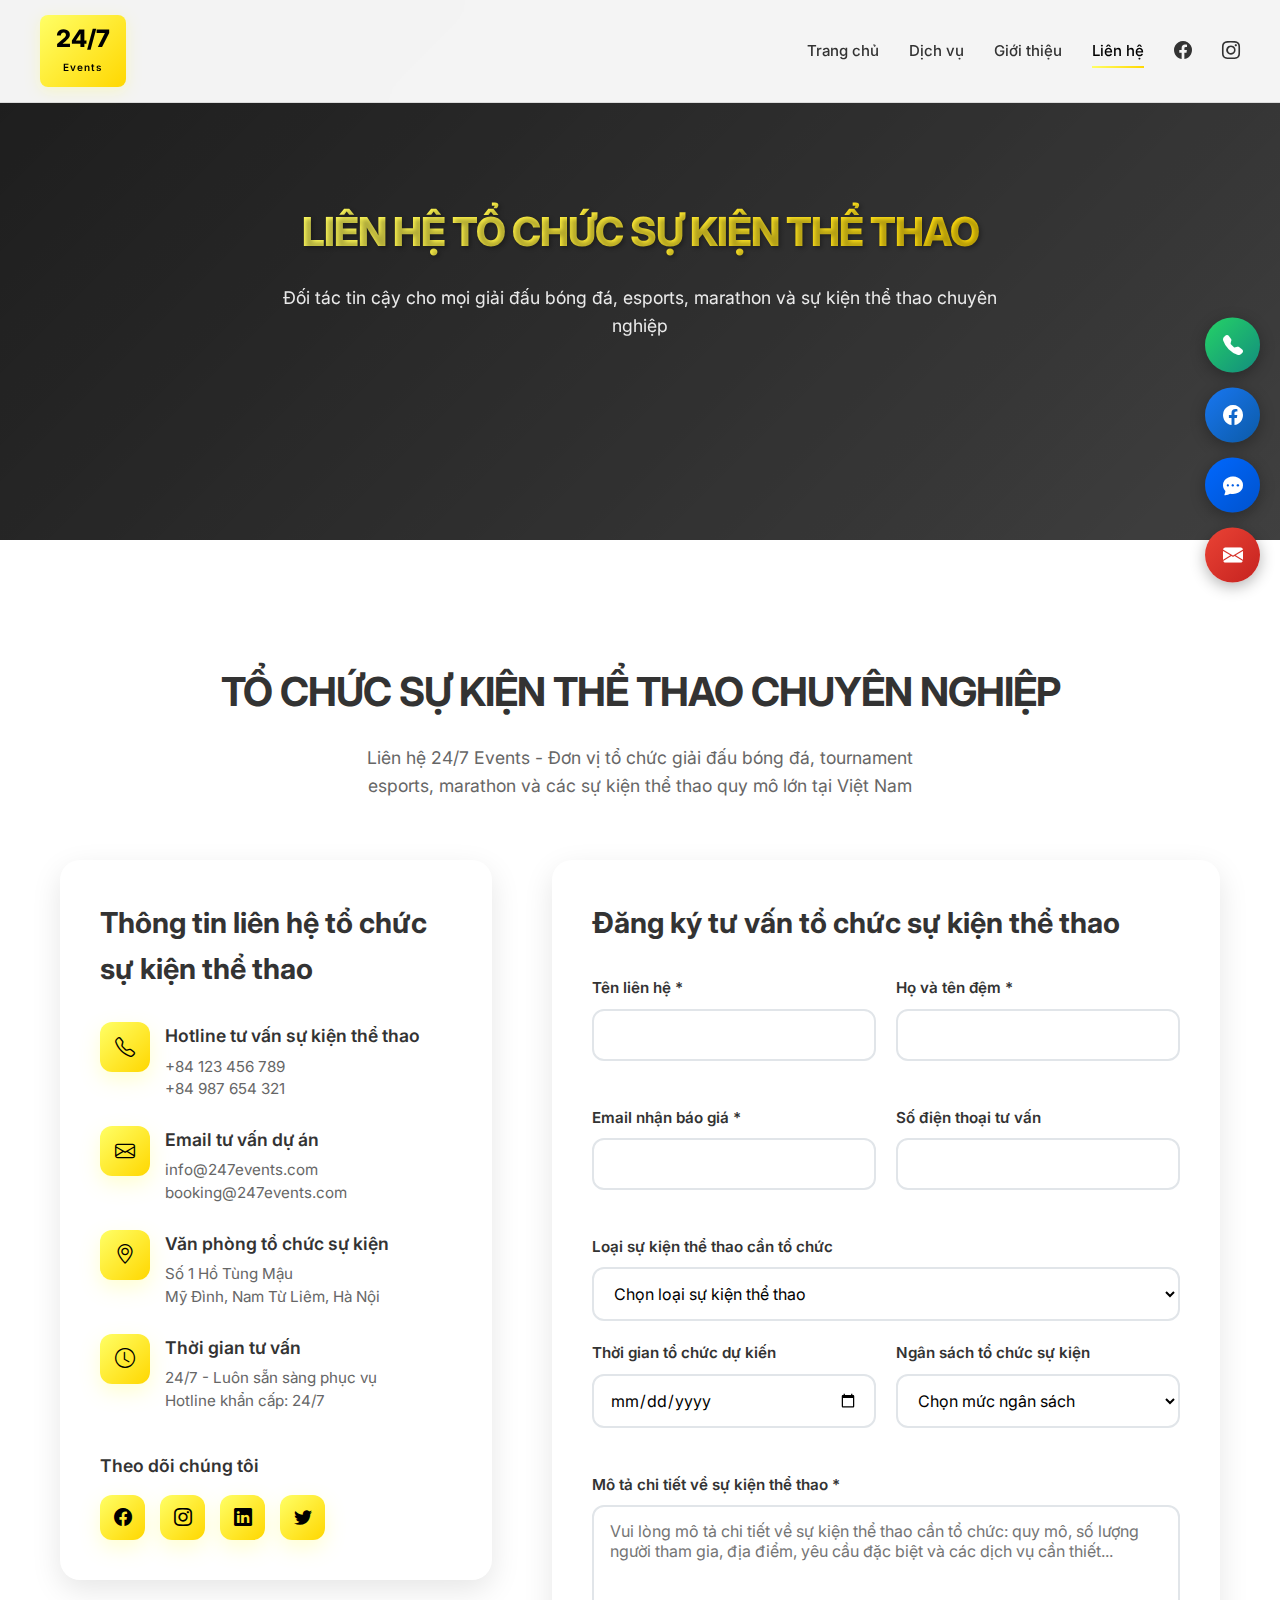
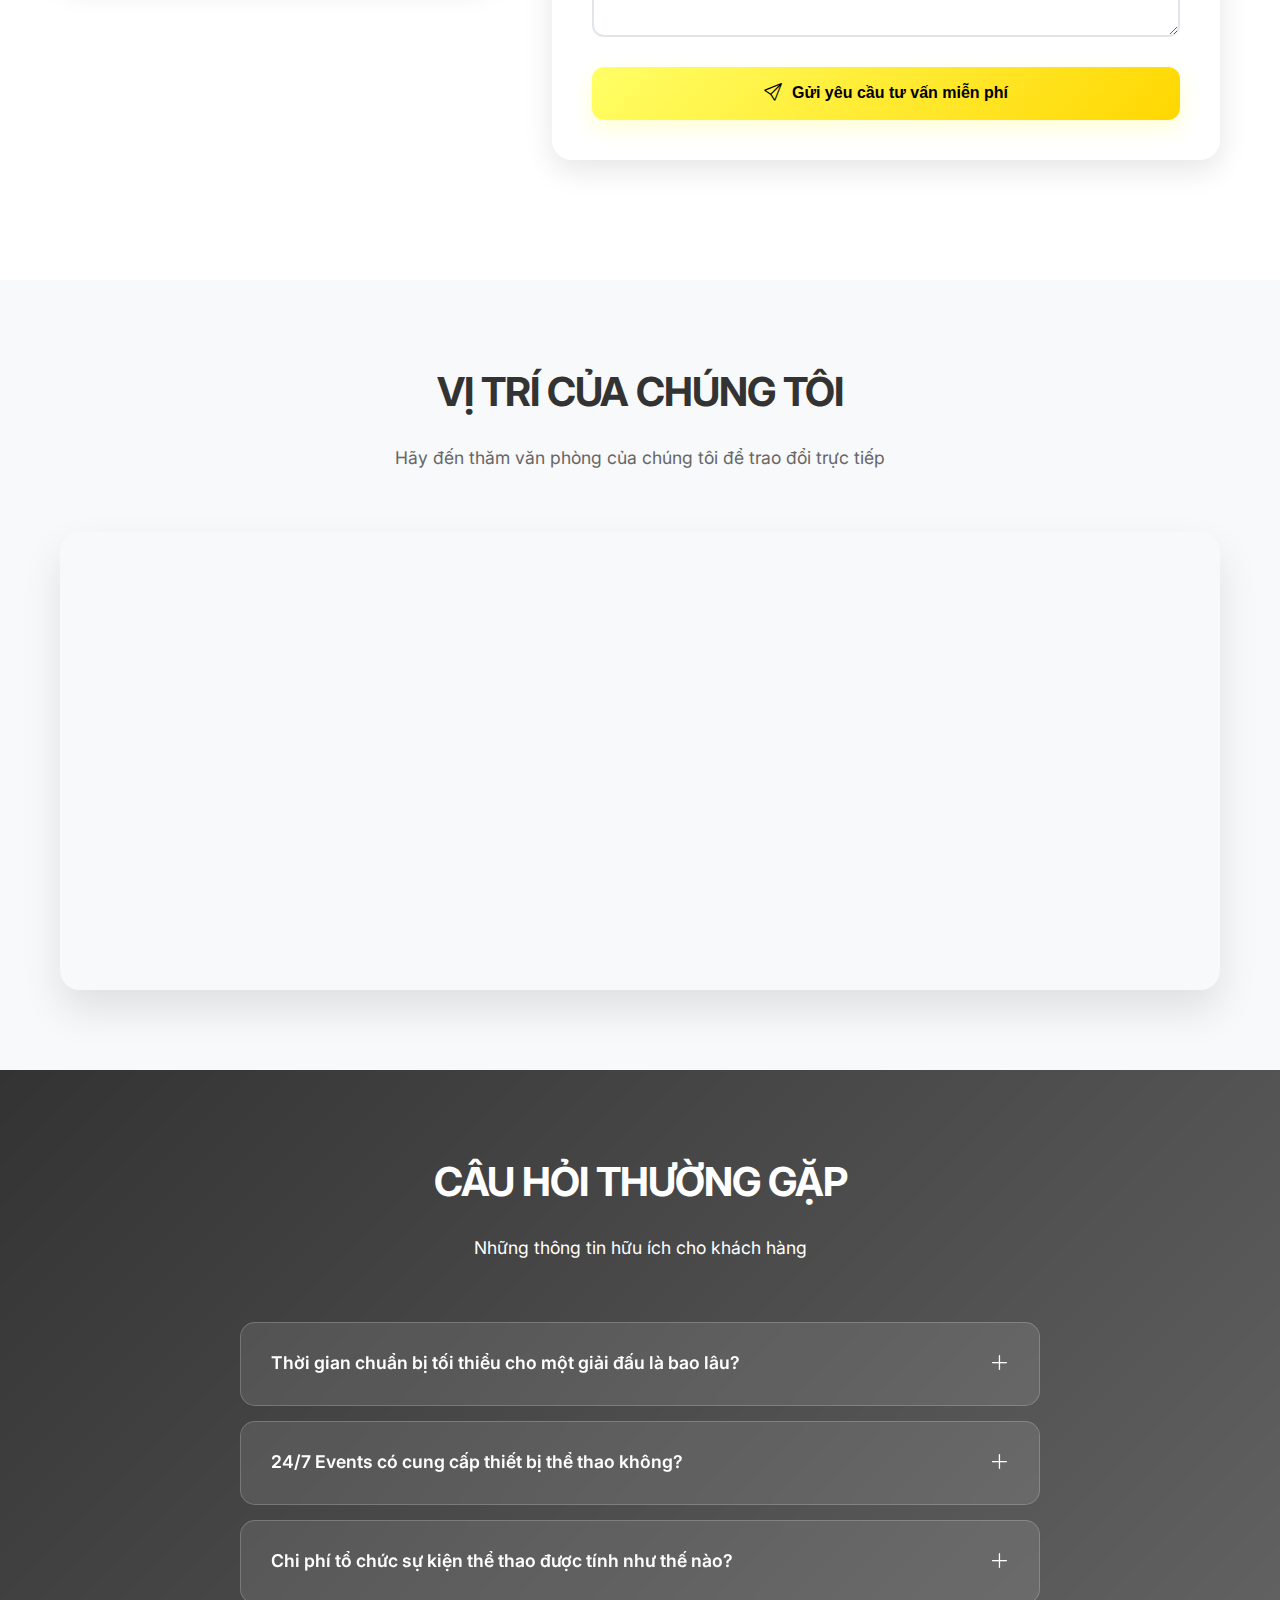
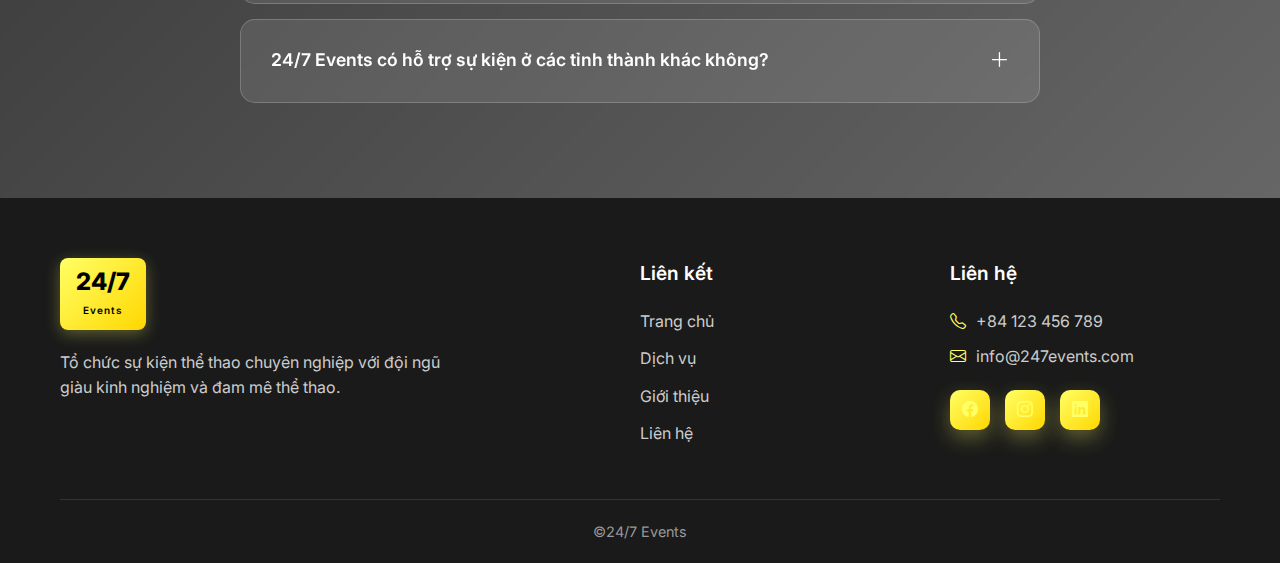
<file: lienhe.html>
<!DOCTYPE html>
<html lang="vi">
<head>
  <meta charset="UTF-8" />
  <meta name="viewport" content="width=device-width, initial-scale=1.0"/>
  <title>Liên hệ tổ chức sự kiện thể thao | 24/7 Events - Hotline: 0123456789</title>
  <meta name="description" content="Liên hệ 24/7 Events - Công ty tổ chức sự kiện thể thao, giải đấu bóng đá, tournament esports, marathon chuyên nghiệp tại Việt Nam. Tư vấn miễn phí 24/7." />
  <meta name="keywords" content="tổ chức sự kiện thể thao, giải đấu bóng đá, tournament esports, marathon, event thể thao, tổ chức giải đấu, sự kiện thể thao chuyên nghiệp, team building thể thao, liên hệ 24/7 events" />
  <meta name="author" content="24/7 Events" />
  <meta name="robots" content="index, follow" />
  <meta property="og:title" content="Liên hệ tổ chức sự kiện thể thao | 24/7 Events" />
  <meta property="og:description" content="Liên hệ 24/7 Events - Đơn vị tổ chức sự kiện thể thao hàng đầu Việt Nam. Chuyên tổ chức giải đấu bóng đá, esports, marathon với hơn 10 năm kinh nghiệm." />
  <meta property="og:type" content="website" />
  <meta property="og:url" content="https://247events.com/lienhe.html" />
  <meta property="og:image" content="https://247events.com/images/contact-og.jpg" />
  <meta name="twitter:card" content="summary_large_image" />
  <meta name="twitter:title" content="Liên hệ tổ chức sự kiện thể thao | 24/7 Events" />
  <meta name="twitter:description" content="Liên hệ 24/7 Events - Tổ chức sự kiện thể thao chuyên nghiệp với đội ngũ giàu kinh nghiệm" />
  <link rel="canonical" href="https://247events.com/lienhe.html" />
  <link rel="stylesheet" href="./lienhe.css" />
  <link rel="stylesheet" href="https://cdn.jsdelivr.net/npm/bootstrap-icons@1.11.3/font/bootstrap-icons.css">
  <link href="https://fonts.googleapis.com/css2?family=Inter:wght@300;400;500;600;700;800&display=swap" rel="stylesheet">
  <script type="application/ld+json">
  {
    "@context": "https://schema.org",
    "@type": "ContactPage",
    "name": "Liên hệ 24/7 Events",
    "description": "Trang liên hệ của 24/7 Events - Công ty tổ chức sự kiện thể thao chuyên nghiệp",
    "url": "https://247events.com/lienhe.html",
    "mainEntity": {
      "@type": "Organization",
      "name": "24/7 Events",
      "description": "Công ty tổ chức sự kiện thể thao chuyên nghiệp",
      "telephone": "+84123456789",
      "email": "info@247events.com",
      "address": {
        "@type": "PostalAddress",
        "streetAddress": "Số 1 Hồ Tùng Mậu",
        "addressLocality": "Mỹ Đình",
        "addressRegion": "Nam Từ Liêm",
        "addressCountry": "Việt Nam"
      }
    }
  }
  </script>
</head>
<body>

  <header class="navbar">
    <div class="logo">24/7<br><span>Events</span></div>
    <nav class="nav-links">
      <a href="index.html">Trang chủ</a>
      <a href="dichvu.html">Dịch vụ</a>
      <a href="gioithieu.html">Giới thiệu</a>
      <a href="lienhe.html" class="active">Liên hệ</a>
      <a href="#" class="social-link"><i class="bi bi-facebook"></i></a>
      <a href="#" class="social-link"><i class="bi bi-instagram"></i></a>
    </nav>
  </header>

  <!-- Hero Section for Contact -->
  <section class="hero-contact">
    <div class="hero-overlay"></div>
    <div class="hero-content">
      <h1 class="hero-title">LIÊN HỆ TỔ CHỨC SỰ KIỆN THỂ THAO</h1>
      <p class="hero-subtitle">Đối tác tin cậy cho mọi giải đấu bóng đá, esports, marathon và sự kiện thể thao chuyên nghiệp</p>
    </div>
  </section>

  <section class="contact-section">
    <div class="container">
      <div class="section-header">
        <h2 class="section-title">TỔ CHỨC SỰ KIỆN THỂ THAO CHUYÊN NGHIỆP</h2>
        <p class="section-subtitle">Liên hệ 24/7 Events - Đơn vị tổ chức giải đấu bóng đá, tournament esports, marathon và các sự kiện thể thao quy mô lớn tại Việt Nam</p>
      </div>

      <div class="contact-container">
        <div class="contact-info">
          <h3>Thông tin liên hệ tổ chức sự kiện thể thao</h3>
          <div class="info-grid">
            <div class="info-item">
              <div class="info-icon">
                <i class="bi bi-telephone"></i>
              </div>
              <div class="info-content">
                <h4>Hotline tư vấn sự kiện thể thao</h4>
                <p>+84 123 456 789</p>
                <p>+84 987 654 321</p>
              </div>
            </div>
            
            <div class="info-item">
              <div class="info-icon">
                <i class="bi bi-envelope"></i>
              </div>
              <div class="info-content">
                <h4>Email tư vấn dự án</h4>
                <p>info@247events.com</p>
                <p>booking@247events.com</p>
              </div>
            </div>
            
            <div class="info-item">
              <div class="info-icon">
                <i class="bi bi-geo-alt"></i>
              </div>
              <div class="info-content">
                <h4>Văn phòng tổ chức sự kiện</h4>
                <p>Số 1 Hồ Tùng Mậu</p>
                <p>Mỹ Đình, Nam Từ Liêm, Hà Nội</p>
              </div>
            </div>
            
            <div class="info-item">
              <div class="info-icon">
                <i class="bi bi-clock"></i>
              </div>
              <div class="info-content">
                <h4>Thời gian tư vấn</h4>
                <p>24/7 - Luôn sẵn sàng phục vụ</p>
                <p>Hotline khẩn cấp: 24/7</p>
              </div>
            </div>
          </div>

          <div class="social-section">
            <h4>Theo dõi chúng tôi</h4>
            <div class="social-links">
              <a href="#"><i class="bi bi-facebook"></i></a>
              <a href="#"><i class="bi bi-instagram"></i></a>
              <a href="#"><i class="bi bi-linkedin"></i></a>
              <a href="#"><i class="bi bi-twitter"></i></a>
            </div>
          </div>
        </div>

        <div class="contact-form">
          <h3>Đăng ký tư vấn tổ chức sự kiện thể thao</h3>
          <form class="form">
            <div class="form-row">
              <div class="form-group">
                <label for="firstName">Tên liên hệ *</label>
                <input type="text" id="firstName" name="firstName" required />
              </div>
              <div class="form-group">
                <label for="lastName">Họ và tên đệm *</label>
                <input type="text" id="lastName" name="lastName" required />
              </div>
            </div>
            
            <div class="form-row">
              <div class="form-group">
                <label for="email">Email nhận báo giá *</label>
                <input type="email" id="email" name="email" required />
              </div>
              <div class="form-group">
                <label for="phone">Số điện thoại tư vấn</label>
                <input type="tel" id="phone" name="phone" />
              </div>
            </div>
            
            <div class="form-group">
              <label for="eventType">Loại sự kiện thể thao cần tổ chức</label>
              <select id="eventType" name="eventType">
                <option value="">Chọn loại sự kiện thể thao</option>
                <option value="football">Tổ chức giải đấu bóng đá</option>
                <option value="basketball">Tổ chức giải đấu bóng rổ</option>
                <option value="esports">Tổ chức tournament esports</option>
                <option value="marathon">Tổ chức sự kiện chạy bộ/marathon</option>
                <option value="teambuilding">Team building thể thao</option>
                <option value="other">Sự kiện thể thao khác</option>
              </select>
            </div>
            
            <div class="form-row">
              <div class="form-group">
                <label for="eventDate">Thời gian tổ chức dự kiến</label>
                <input type="date" id="eventDate" name="eventDate" />
              </div>
              <div class="form-group">
                <label for="budget">Ngân sách tổ chức sự kiện</label>
                <select id="budget" name="budget">
                  <option value="">Chọn mức ngân sách</option>
                  <option value="under-50m">Dưới 50 triệu đồng</option>
                  <option value="50-100m">50 - 100 triệu đồng</option>
                  <option value="100-200m">100 - 200 triệu đồng</option>
                  <option value="over-200m">Trên 200 triệu đồng</option>
                </select>
              </div>
            </div>
            
            <div class="form-group">
              <label for="message">Mô tả chi tiết về sự kiện thể thao *</label>
              <textarea id="message" name="message" rows="5" placeholder="Vui lòng mô tả chi tiết về sự kiện thể thao cần tổ chức: quy mô, số lượng người tham gia, địa điểm, yêu cầu đặc biệt và các dịch vụ cần thiết..." required></textarea>
            </div>
            
            <button type="submit" class="btn primary">
              <i class="bi bi-send"></i>
              Gửi yêu cầu tư vấn miễn phí
            </button>
          </form>
        </div>
      </div>
    </div>
  </section>

  <!-- Map Section -->
  <section class="map-section">
    <div class="container">
      <div class="section-header">
        <h2 class="section-title">VỊ TRÍ CỦA CHÚNG TÔI</h2>
        <p class="section-subtitle">Hãy đến thăm văn phòng của chúng tôi để trao đổi trực tiếp</p>
      </div>
      <div class="map-container">
        <iframe 
          src="https://www.google.com/maps/embed?pb=!1m18!1m12!1m3!1d3723.899248974278!2d105.77074027517832!3d21.036237387469073!2m3!1f0!2f0!3f0!3m2!1i1024!2i768!4f13.1!3m3!1m2!1s0x313455d1737e5b2f%3A0x9a5ed22b81a57f5!2zMSBIw7MgVMO5bmcgTmfhuq10LCBN4bu5IMSQw7RuZyBUw6JuLCBUw6J5IEjhu5MgTuG7mWksIEjDoCBO4buZaQ!5e0!3m2!1svi!2s!4v1720354587654!5m2!1svi!2s" 
          width="100%" 
          height="450" 
          style="border:0;" 
          allowfullscreen="" 
          loading="lazy">
        </iframe>
      </div>
    </div>
  </section>

  <!-- FAQ Section -->
  <section class="faq-section">
    <div class="container">
      <div class="section-header">
        <h2 class="section-title">CÂU HỎI THƯỜNG GẶP</h2>
        <p class="section-subtitle">Những thông tin hữu ích cho khách hàng</p>
      </div>
      <div class="faq-container">
        <div class="faq-item">
          <div class="faq-question">
            <h4>Thời gian chuẩn bị tối thiểu cho một giải đấu là bao lâu?</h4>
            <i class="bi bi-plus-lg"></i>
          </div>
          <div class="faq-answer">
            <p>Tùy thuộc vào quy mô giải đấu, chúng tôi khuyến nghị thời gian chuẩn bị tối thiểu là 2-4 tuần cho giải đấu nhỏ và 2-3 tháng cho giải đấu lớn.</p>
          </div>
        </div>
        
        <div class="faq-item">
          <div class="faq-question">
            <h4>24/7 Events có cung cấp thiết bị thể thao không?</h4>
            <i class="bi bi-plus-lg"></i>
          </div>
          <div class="faq-answer">
            <p>Có, chúng tôi cung cấp đầy đủ thiết bị thể thao và hệ thống kỹ thuật chuyên nghiệp cho các loại giải đấu khác nhau.</p>
          </div>
        </div>
        
        <div class="faq-item">
          <div class="faq-question">
            <h4>Chi phí tổ chức sự kiện thể thao được tính như thế nào?</h4>
            <i class="bi bi-plus-lg"></i>
          </div>
          <div class="faq-answer">
            <p>Chi phí được tính dựa trên quy mô giải đấu, loại môn thể thao, sân bãi, số lượng vận động viên và các dịch vụ đi kèm. Chúng tôi sẽ báo giá chi tiết sau khi tham vấn.</p>
          </div>
        </div>
        
        <div class="faq-item">
          <div class="faq-question">
            <h4>24/7 Events có hỗ trợ sự kiện ở các tỉnh thành khác không?</h4>
            <i class="bi bi-plus-lg"></i>
          </div>
          <div class="faq-answer">
            <p>Có, chúng tôi hỗ trợ tổ chức sự kiện thể thao trên toàn quốc với đội ngũ và đối tác địa phương tại các tỉnh thành lớn.</p>
          </div>
        </div>
      </div>
    </div>
  </section>

  <!-- Floating Contact Icons -->
  <div class="floating-contact">
    <div class="contact-item">
      <a href="tel:+84123456789" class="contact-link phone">
        <i class="bi bi-telephone-fill"></i>
        <span class="contact-tooltip">Gọi điện</span>
      </a>
    </div>
    <div class="contact-item">
      <a href="https://www.facebook.com/247events" target="_blank" class="contact-link facebook">
        <i class="bi bi-facebook"></i>
        <span class="contact-tooltip">Facebook</span>
      </a>
    </div>
    <div class="contact-item">
      <a href="https://zalo.me/0123456789" target="_blank" class="contact-link zalo">
        <i class="bi bi-chat-dots-fill"></i>
        <span class="contact-tooltip">Zalo</span>
      </a>
    </div>
    <div class="contact-item">
      <a href="mailto:info@247events.com" class="contact-link email">
        <i class="bi bi-envelope-fill"></i>
        <span class="contact-tooltip">Email</span>
      </a>
    </div>
  </div>

  <footer class="footer">
    <div class="container">
      <div class="footer-content">
        <div class="footer-info">
          <div class="logo">24/7<br><span>Events</span></div>
          <p>Tổ chức sự kiện thể thao chuyên nghiệp với đội ngũ giàu kinh nghiệm và đam mê thể thao.</p>
        </div>
        <div class="footer-links">
          <h4>Liên kết</h4>
          <ul>
            <li><a href="index.html">Trang chủ</a></li>
            <li><a href="dichvu.html">Dịch vụ</a></li>
            <li><a href="gioithieu.html">Giới thiệu</a></li>
            <li><a href="lienhe.html">Liên hệ</a></li>
          </ul>
        </div>
        <div class="footer-contact">
          <h4>Liên hệ</h4>
          <p><i class="bi bi-telephone"></i> +84 123 456 789</p>
          <p><i class="bi bi-envelope"></i> info@247events.com</p>
          <div class="social-links">
            <a href="#"><i class="bi bi-facebook"></i></a>
            <a href="#"><i class="bi bi-instagram"></i></a>
            <a href="#"><i class="bi bi-linkedin"></i></a>
          </div>
        </div>
      </div>
      <div class="footer-bottom">
        <p>©24/7 Events</p>
      </div>
    </div>
  </footer>

  <script src="lienhe.js"></script>
</body>
</html>
</file>
<file: lienhe.css>
* {
  box-sizing: border-box;
  margin: 0;
  padding: 0;
}

body, html {
  font-family: 'Inter', -apple-system, BlinkMacSystemFont, 'Segoe UI', Roboto, sans-serif;
  line-height: 1.6;
  color: #333;
  overflow-x: hidden;
}

.container {
  max-width: 1200px;
  margin: 0 auto;
  padding: 0 20px;
}

/* Navbar */
.navbar {
  position: fixed;
  top: 0;
  left: 0;
  right: 0;
  z-index: 1000;
  display: flex;
  justify-content: space-between;
  align-items: center;
  background: rgba(255, 255, 255, 0.95);
  backdrop-filter: blur(20px);
  padding: 15px 40px;
  border-bottom: 1px solid rgba(0, 0, 0, 0.1);
  transition: all 0.3s ease;
}

.logo {
  background: linear-gradient(135deg, #ffff66, #ffd700);
  color: #000;
  font-size: 24px;
  font-weight: 800;
  padding: 12px 16px;
  line-height: 1;
  text-align: center;
  border-radius: 8px;
  box-shadow: 0 4px 15px rgba(255, 255, 102, 0.3);
  transition: transform 0.3s ease;
}

.logo:hover {
  transform: translateY(-2px);
}

.logo span {
  font-size: 10px;
  font-weight: 600;
  letter-spacing: 1px;
}

.nav-links {
  display: flex;
  align-items: center;
  gap: 30px;
}

.nav-links a {
  color: #333;
  text-decoration: none;
  font-size: 15px;
  font-weight: 500;
  transition: all 0.3s ease;
  position: relative;
}

.nav-links a:hover,
.nav-links a.active {
  color: #000;
}

.nav-links a::after {
  content: '';
  position: absolute;
  bottom: -5px;
  left: 0;
  width: 0;
  height: 2px;
  background: linear-gradient(135deg, #ffff66, #ffd700);
  transition: width 0.3s ease;
}

.nav-links a:hover::after,
.nav-links a.active::after {
  width: 100%;
}

.social-link i {
  font-size: 18px;
  transition: transform 0.3s ease;
}

.social-link:hover i {
  transform: translateY(-2px);
}

/* Hero Section */
.hero-contact {
  position: relative;
  height: 60vh;
  background: linear-gradient(135deg, rgba(0, 0, 0, 0.6), rgba(0, 0, 0, 0.4)), 
              url('https://images.unsplash.com/photo-1571019613454-1cb2f99b2d8b?ixlib=rb-4.0.3&ixid=M3wxMjA3fDB8MHxwaG90by1wYWdlfHx8fGVufDB8fHx8fA%3D%3D&auto=format&fit=crop&w=2070&q=80') center/cover;
  display: flex;
  align-items: center;
  justify-content: center;
  text-align: center;
  color: white;
  overflow: hidden;
}

.hero-contact::before {
  content: '';
  position: absolute;
  top: 0;
  left: 0;
  right: 0;
  bottom: 0;
  background: rgba(0, 0, 0, 0.3);
  z-index: 1;
}

.hero-overlay {
  position: absolute;
  top: 0;
  left: 0;
  width: 100%;
  height: 100%;
  background: linear-gradient(135deg, rgba(0, 0, 0, 0.6), rgba(0, 0, 0, 0.4));
  z-index: 2;
}

.hero-content {
  position: relative;
  z-index: 3;
  max-width: 800px;
  margin: 0 auto;
  padding: 0 20px;
}

.hero-title {
  font-size: 2.5rem;
  font-weight: 800;
  margin-bottom: 20px;
  letter-spacing: -1px;
  text-shadow: 2px 2px 4px rgba(0, 0, 0, 0.3);
  background: linear-gradient(135deg, #ffff66, #ffd700);
  -webkit-background-clip: text;
  -webkit-text-fill-color: transparent;
  background-clip: text;
}

.hero-subtitle {
  font-size: 1.1rem;
  font-weight: 400;
  opacity: 0.9;
  line-height: 1.6;
}

/* Contact Section */
.contact-section {
  padding: 120px 0;
  background: #fff;
}

.section-header {
  text-align: center;
  margin-bottom: 60px;
}

.section-title {
  font-size: 2.5rem;
  font-weight: 700;
  color: #333;
  margin-bottom: 20px;
  letter-spacing: -1px;
}

.section-subtitle {
  font-size: 1.1rem;
  color: #666;
  max-width: 600px;
  margin: 0 auto;
  line-height: 1.6;
}

.contact-container {
  display: grid;
  grid-template-columns: 1fr 1fr;
  gap: 60px;
  align-items: start;
}

/* Contact Info */
.contact-info {
  background: white;
  border-radius: 20px;
  padding: 40px;
  box-shadow: 0 10px 30px rgba(0, 0, 0, 0.1);
  transition: transform 0.3s ease, box-shadow 0.3s ease;
}

.contact-info:hover {
  transform: translateY(-5px);
  box-shadow: 0 20px 40px rgba(0, 0, 0, 0.15);
}

.contact-info h3 {
  font-size: 1.8rem;
  font-weight: 700;
  margin-bottom: 30px;
  color: #333;
}

.info-grid {
  display: grid;
  gap: 25px;
  margin-bottom: 40px;
}

.info-item {
  display: flex;
  align-items: flex-start;
  gap: 15px;
}

.info-icon {
  background: linear-gradient(135deg, #ffff66, #ffd700);
  color: #000;
  width: 50px;
  height: 50px;
  border-radius: 12px;
  display: flex;
  align-items: center;
  justify-content: center;
  font-size: 20px;
  flex-shrink: 0;
  box-shadow: 0 8px 20px rgba(255, 255, 102, 0.3);
}

.info-content h4 {
  font-size: 1.1rem;
  font-weight: 600;
  color: #333;
  margin-bottom: 5px;
}

.info-content p {
  color: #666;
  font-size: 0.95rem;
  line-height: 1.5;
}

.social-section h4 {
  font-size: 1.1rem;
  font-weight: 600;
  color: #333;
  margin-bottom: 15px;
}

.social-links {
  display: flex;
  gap: 15px;
}

.social-links a {
  background: linear-gradient(135deg, #ffff66, #ffd700);
  color: #000;
  width: 45px;
  height: 45px;
  border-radius: 12px;
  display: flex;
  align-items: center;
  justify-content: center;
  font-size: 18px;
  transition: all 0.3s ease;
  box-shadow: 0 8px 20px rgba(255, 255, 102, 0.3);
}

.social-links a:hover {
  transform: translateY(-3px);
  box-shadow: 0 12px 30px rgba(255, 255, 102, 0.4);
}

/* Contact Form */
.contact-form {
  background: white;
  border-radius: 20px;
  padding: 40px;
  box-shadow: 0 10px 30px rgba(0, 0, 0, 0.1);
  transition: transform 0.3s ease, box-shadow 0.3s ease;
}

.contact-form:hover {
  transform: translateY(-5px);
  box-shadow: 0 20px 40px rgba(0, 0, 0, 0.15);
}

.contact-form h3 {
  font-size: 1.8rem;
  font-weight: 700;
  margin-bottom: 30px;
  color: #333;
}

.form-row {
  display: grid;
  grid-template-columns: 1fr 1fr;
  gap: 20px;
  margin-bottom: 25px;
}

.form-group {
  display: flex;
  flex-direction: column;
  margin-bottom: 20px;
}

.form-group label {
  font-weight: 600;
  color: #333;
  margin-bottom: 8px;
  font-size: 0.95rem;
}

.form-group input,
.form-group select,
.form-group textarea {
  padding: 14px 16px;
  border: 2px solid #e1e5e9;
  border-radius: 12px;
  font-size: 16px;
  transition: all 0.3s ease;
  background: white;
  font-family: 'Inter', sans-serif;
}

.form-group input:focus,
.form-group select:focus,
.form-group textarea:focus {
  outline: none;
  border-color: #ffd700;
  box-shadow: 0 0 0 3px rgba(255, 215, 0, 0.1);
}

.form-group textarea {
  resize: vertical;
  min-height: 120px;
}

.btn {
  background: linear-gradient(135deg, #ffff66, #ffd700);
  color: #000;
  padding: 16px 32px;
  border: none;
  border-radius: 12px;
  font-size: 16px;
  font-weight: 600;
  cursor: pointer;
  transition: all 0.3s ease;
  display: inline-flex;
  align-items: center;
  gap: 10px;
  box-shadow: 0 8px 20px rgba(255, 255, 102, 0.3);
  margin-top: 10px;
  width: 100%;
  justify-content: center;
}

.btn:hover {
  transform: translateY(-2px);
  box-shadow: 0 12px 30px rgba(255, 255, 102, 0.4);
}

.btn i {
  font-size: 18px;
}

/* Map Section */
.map-section {
  padding: 80px 0;
  background: #f8f9fa;
}

.map-container {
  border-radius: 20px;
  overflow: hidden;
  box-shadow: 0 20px 40px rgba(0, 0, 0, 0.1);
}

.map-container iframe {
  width: 100%;
  height: 450px;
  border: none;
}

/* FAQ Section */
.faq-section {
  padding: 80px 0;
  background: linear-gradient(135deg, rgba(0, 0, 0, 0.8), rgba(0, 0, 0, 0.6)), 
              url('https://images.unsplash.com/photo-1552664730-d307ca884978?ixlib=rb-4.0.3&ixid=M3wxMjA3fDB8MHxwaG90by1wYWdlfHx8fGVufDB8fHx8fA%3D%3D&auto=format&fit=crop&w=2070&q=80') center/cover;
  color: white;
}

.faq-section .section-title,
.faq-section .section-subtitle {
  color: white;
}

.faq-container {
  max-width: 800px;
  margin: 0 auto;
}

.faq-item {
  background: rgba(255, 255, 255, 0.1);
  backdrop-filter: blur(10px);
  border-radius: 15px;
  margin-bottom: 15px;
  overflow: hidden;
  border: 1px solid rgba(255, 255, 255, 0.2);
}

.faq-question {
  padding: 25px 30px;
  cursor: pointer;
  display: flex;
  justify-content: space-between;
  align-items: center;
  transition: all 0.3s ease;
}

.faq-question:hover {
  background: rgba(255, 255, 255, 0.1);
}

.faq-question h4 {
  font-size: 1.1rem;
  font-weight: 600;
  margin: 0;
  line-height: 1.4;
}

.faq-question i {
  font-size: 20px;
  transition: transform 0.3s ease;
}

.faq-item.active .faq-question i {
  transform: rotate(45deg);
}

.faq-answer {
  padding: 0 30px;
  max-height: 0;
  overflow: hidden;
  transition: all 0.3s ease;
}

.faq-item.active .faq-answer {
  max-height: 200px;
  padding: 0 30px 25px;
}

.faq-answer p {
  margin: 0;
  line-height: 1.6;
  opacity: 0.9;
}

/* Footer */
.footer {
  background: #1a1a1a;
  color: white;
  padding: 60px 0 20px;
}

.footer-content {
  display: grid;
  grid-template-columns: 2fr 1fr 1fr;
  gap: 40px;
  margin-bottom: 40px;
}

.footer-info .logo {
  background: linear-gradient(135deg, #ffff66, #ffd700);
  color: #000;
  font-size: 24px;
  font-weight: 800;
  padding: 12px 16px;
  line-height: 1;
  text-align: center;
  border-radius: 8px;
  box-shadow: 0 4px 15px rgba(255, 255, 102, 0.3);
  display: inline-block;
  margin-bottom: 20px;
}

.footer-info p {
  color: #ccc;
  line-height: 1.6;
  max-width: 400px;
}

.footer-links h4,
.footer-contact h4 {
  font-size: 1.2rem;
  font-weight: 600;
  margin-bottom: 20px;
  color: white;
}

.footer-links ul {
  list-style: none;
}

.footer-links li {
  margin-bottom: 12px;
}

.footer-links a {
  color: #ccc;
  text-decoration: none;
  transition: color 0.3s ease;
}

.footer-links a:hover {
  color: #ffff66;
}

.footer-contact p {
  color: #ccc;
  margin-bottom: 10px;
  display: flex;
  align-items: center;
  gap: 10px;
}

.footer-contact i {
  font-size: 16px;
  color: #ffff66;
}

.footer-contact .social-links {
  display: flex;
  gap: 15px;
  margin-top: 20px;
}

.footer-contact .social-links a {
  background: linear-gradient(135deg, #ffff66, #ffd700);
  color: #000;
  width: 40px;
  height: 40px;
  border-radius: 10px;
  display: flex;
  align-items: center;
  justify-content: center;
  font-size: 16px;
  transition: all 0.3s ease;
}

.footer-contact .social-links a:hover {
  transform: translateY(-3px);
  box-shadow: 0 8px 20px rgba(255, 255, 102, 0.3);
}

.footer-bottom {
  border-top: 1px solid #333;
  padding-top: 20px;
  text-align: center;
  color: #999;
  font-size: 0.9rem;
}

.footer-bottom a {
  color: #ffff66;
  text-decoration: none;
}

.footer-bottom a:hover {
  text-decoration: underline;
}

/* Floating Contact Icons */
.floating-contact {
  position: fixed;
  right: 20px;
  top: 50%;
  transform: translateY(-50%);
  z-index: 999;
  display: flex;
  flex-direction: column;
  gap: 15px;
}

.contact-item {
  position: relative;
}

.contact-link {
  display: flex;
  align-items: center;
  justify-content: center;
  width: 55px;
  height: 55px;
  border-radius: 50%;
  text-decoration: none;
  color: white;
  font-size: 20px;
  box-shadow: 0 4px 15px rgba(0, 0, 0, 0.3);
  transition: all 0.3s ease;
  position: relative;
}

.contact-link:hover {
  transform: translateX(-5px) scale(1.1);
  box-shadow: 0 8px 25px rgba(0, 0, 0, 0.4);
}

.contact-link.phone {
  background: linear-gradient(135deg, #25d366, #128c7e);
}

.contact-link.facebook {
  background: linear-gradient(135deg, #1877f2, #0c5aa6);
}

.contact-link.zalo {
  background: linear-gradient(135deg, #0068ff, #0052cc);
}

.contact-link.email {
  background: linear-gradient(135deg, #ea4335, #c5221f);
}

.contact-tooltip {
  position: absolute;
  right: 70px;
  top: 50%;
  transform: translateY(-50%);
  background: rgba(0, 0, 0, 0.8);
  color: white;
  padding: 8px 12px;
  border-radius: 6px;
  font-size: 14px;
  font-weight: 500;
  white-space: nowrap;
  opacity: 0;
  visibility: hidden;
  transition: all 0.3s ease;
  pointer-events: none;
}

.contact-tooltip::after {
  content: '';
  position: absolute;
  left: 100%;
  top: 50%;
  transform: translateY(-50%);
  border: 6px solid transparent;
  border-left-color: rgba(0, 0, 0, 0.8);
}

.contact-link:hover .contact-tooltip {
  opacity: 1;
  visibility: visible;
  transform: translateY(-50%) translateX(-10px);
}

/* Responsive */
@media (max-width: 768px) {
  .hero-title {
    font-size: 2rem;
  }
  
  .hero-subtitle {
    font-size: 1rem;
  }
  
  .contact-container {
    grid-template-columns: 1fr;
    gap: 40px;
  }
  
  .form-row {
    grid-template-columns: 1fr;
  }
  
  .footer-content {
    grid-template-columns: 1fr;
    gap: 30px;
  }
  
  .navbar {
    padding: 10px 20px;
  }
  
  .nav-links {
    gap: 20px;
  }
  
  .nav-links a {
    font-size: 14px;
  }
  
  .section-title {
    font-size: 2rem;
  }
  
  .hero-contact {
    height: 50vh;
  }
  
  .floating-contact {
    right: 15px;
    gap: 12px;
  }
  
  .contact-link {
    width: 50px;
    height: 50px;
    font-size: 18px;
  }
  
  .contact-tooltip {
    display: none;
  }
}

@media (max-width: 480px) {
  .floating-contact {
    right: 10px;
    gap: 10px;
  }
  
  .contact-link {
    width: 45px;
    height: 45px;
    font-size: 16px;
  }

  .hero-title {
    font-size: 1.8rem;
  }
  
  .hero-contact {
    height: 40vh;
  }
  
  .contact-info,
  .contact-form {
    padding: 25px;
  }
  
  .faq-question {
    padding: 20px;
  }
  
  .nav-links {
    display: none;
  }
}
</file>
